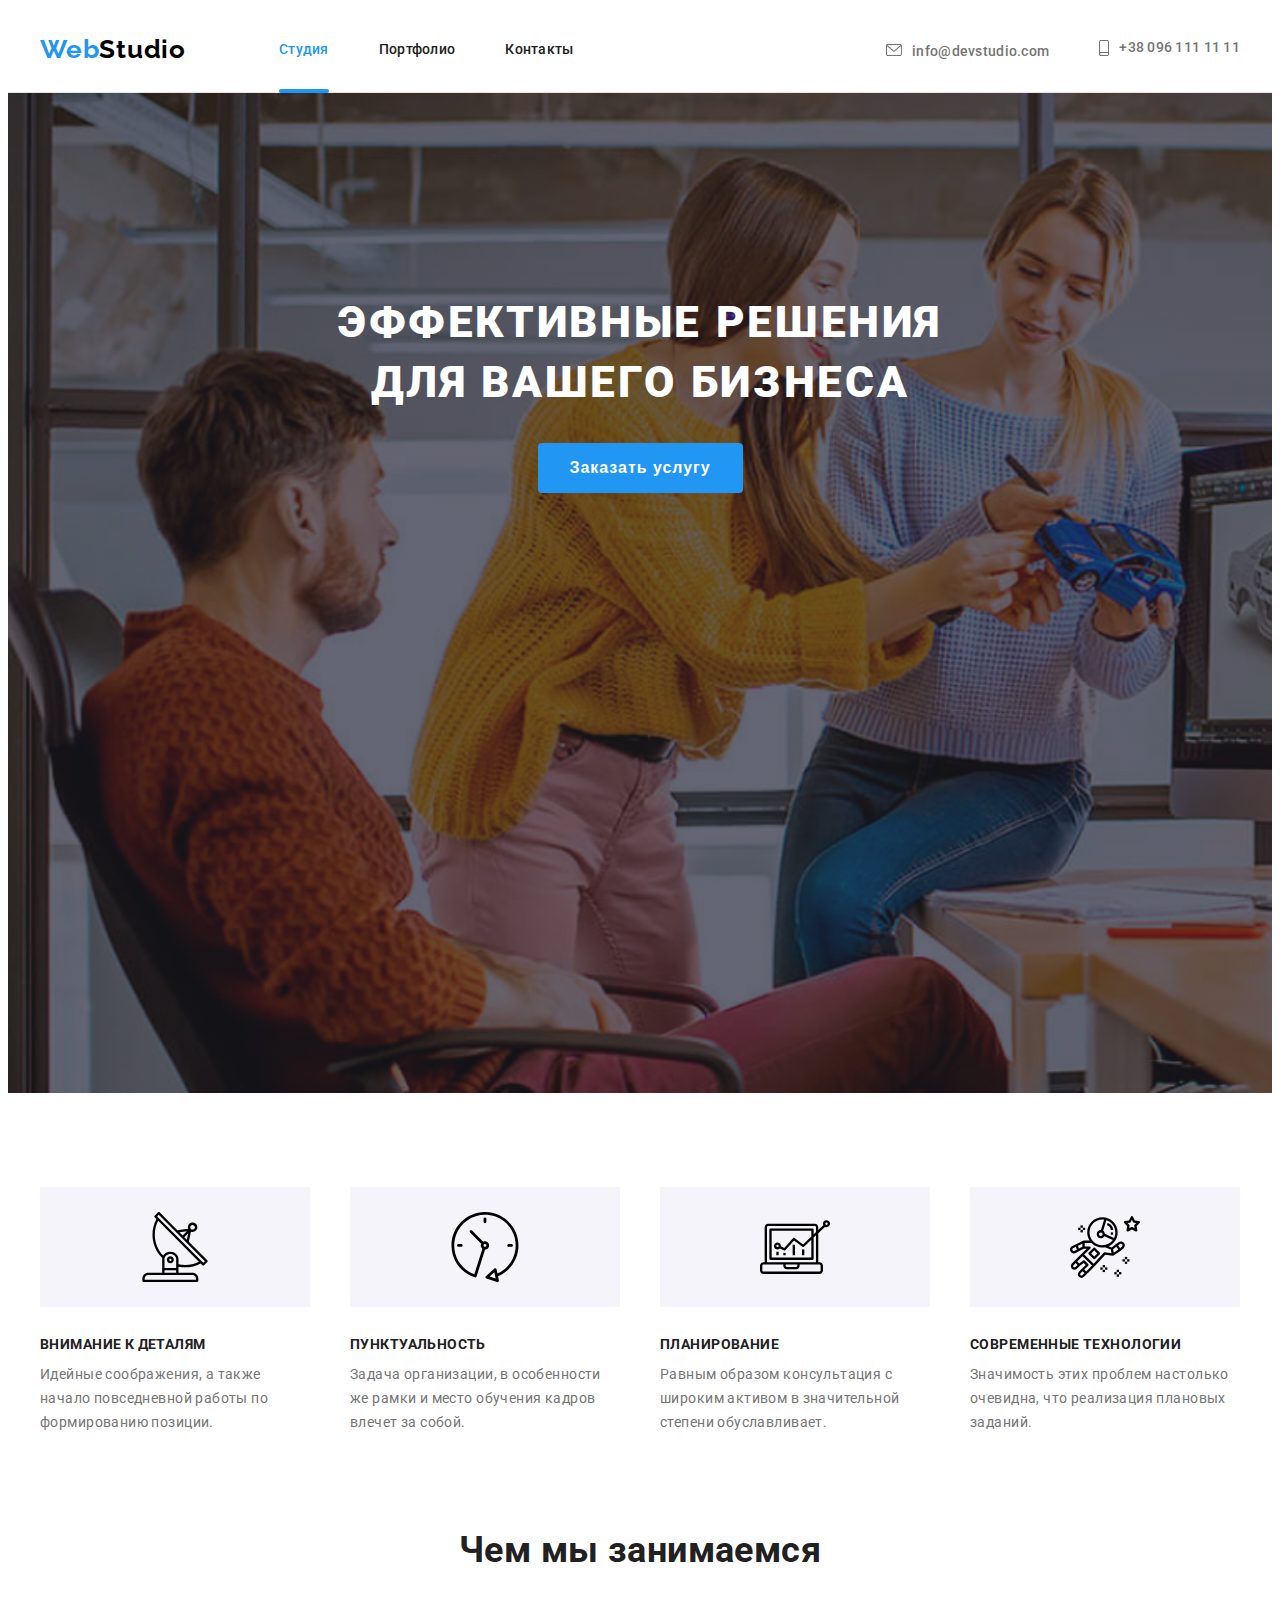
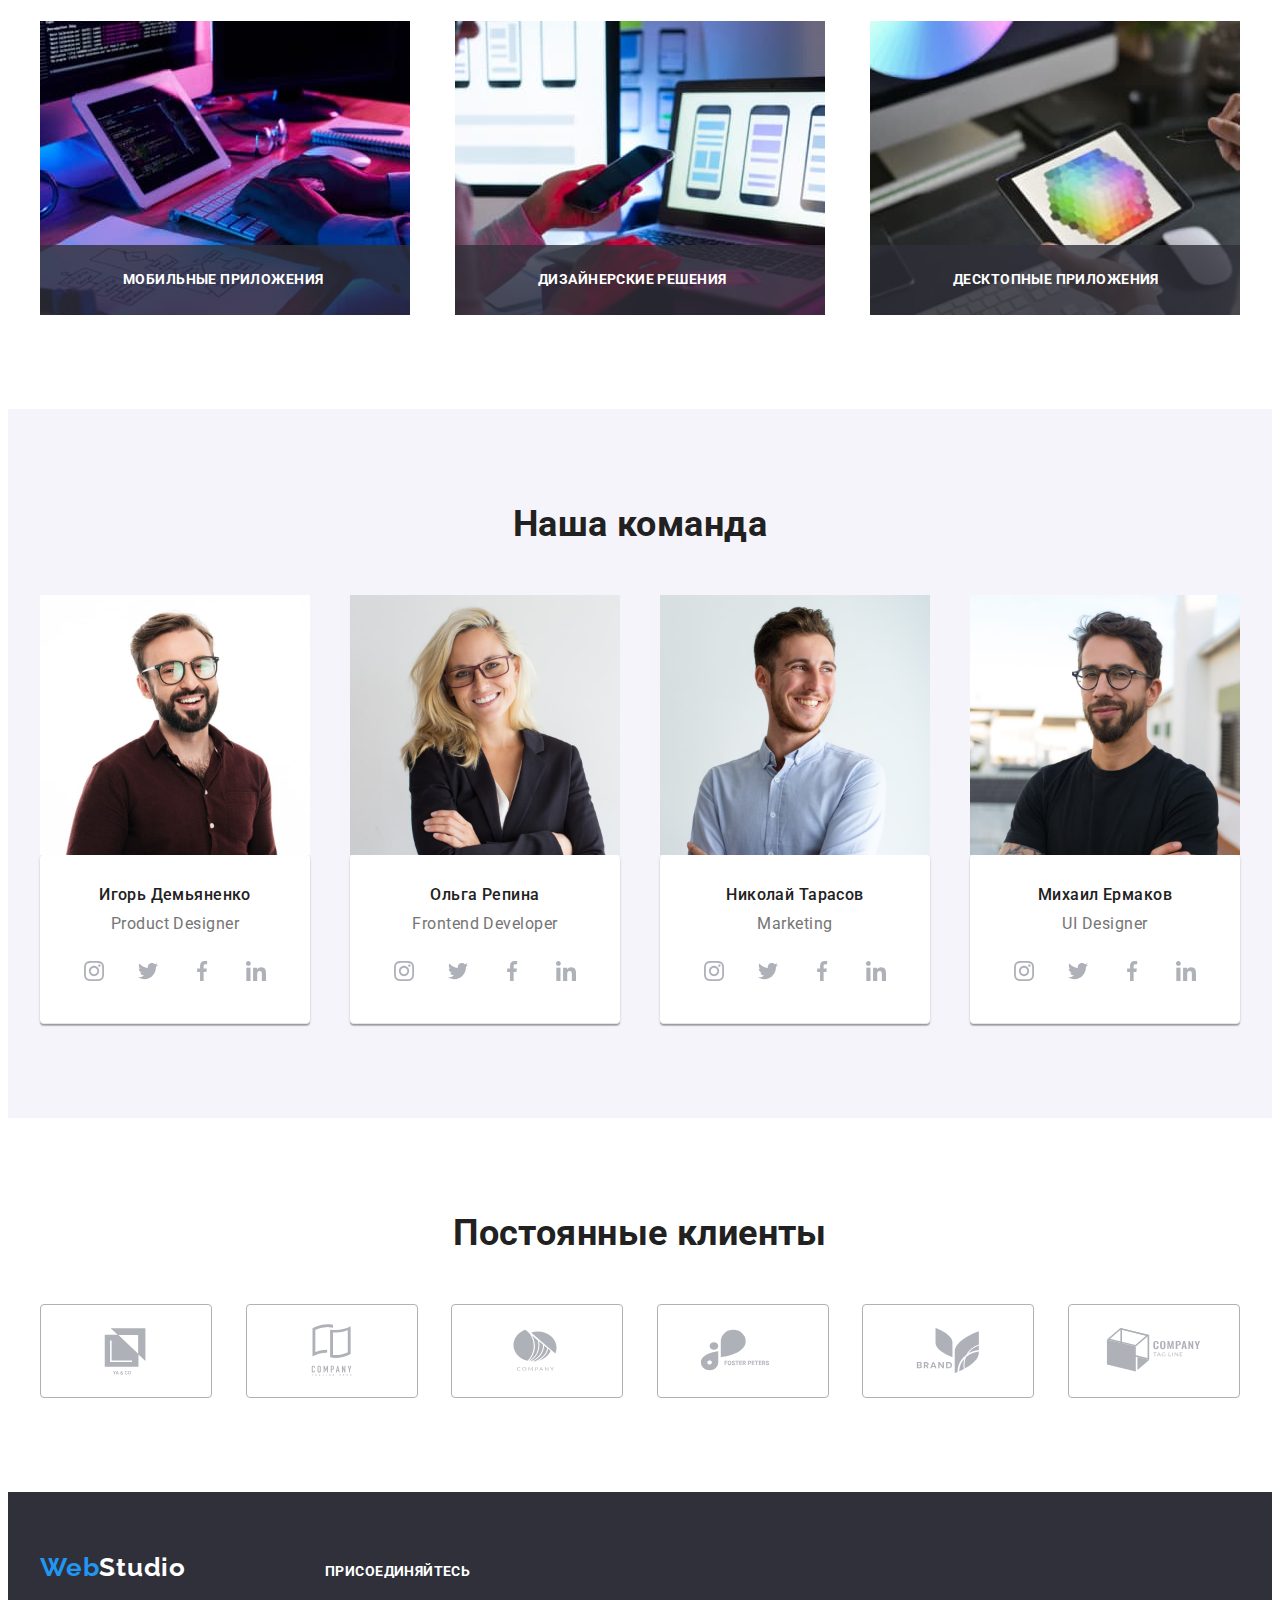
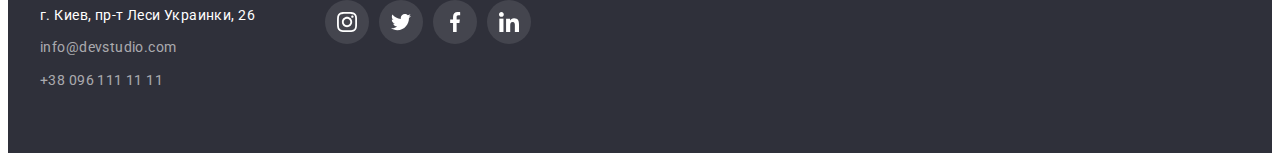
<file: index.html>
<!DOCTYPE html>
<html lang="ru">

<head>
  <meta charset="UTF-8" />
  <meta http-equiv="X-UA-Compatible" content="IE=edge" />
  <meta name="viewport" content="width=device-width, initial-scale=1.0" />
  <title>Document</title>
  <link rel="preconnect" href="https://fonts.googleapis.com" />
  <link rel="preconnect" href="https://fonts.gstatic.com" crossorigin />
  <link href="https://fonts.googleapis.com/css2?family=Raleway:wght@700&family=Roboto:wght@400;500;700;900&display=swap"
    rel="stylesheet" />
  <link rel="stylesheet" href="https://cdnjs.cloudflare.com/ajax/libs/modern-normalize/1.1.0/modern-normalize.min.css"
    integrity="sha512-wpPYUAdjBVSE4KJnH1VR1HeZfpl1ub8YT/NKx4PuQ5NmX2tKuGu6U/JRp5y+Y8XG2tV+wKQpNHVUX03MfMFn9Q=="
    crossorigin="anonymous" referrerpolicy="no-referrer" />
  <link rel="stylesheet" href="./css/styles.css" />
</head>

<body>
  <header class="header">
    <div class="container header-container">
      <nav class="navigation">
        <a lang="en" class="logo link" href="">
          <span class="logo-style">Web</span>Studio</a>
        <ul class="nav-list">
          <li class="header-nav-margin">
            <a class="menu-elements link current" href="">Студия</a>
          </li>
          <li class="header-nav-margin">
            <a class="menu-elements link" href="./portfolio.html">Портфолио</a>
          </li>
          <li class="header-nav-margin">
            <a class="menu-elements link" href="">Контакты</a>
          </li>
        </ul>
      </nav>
      <ul class="nav-list">
        <li class="header-mail-margin">
          <a class="contacts-header link" href="mailto:info@devstudio.com">
            <svg class="envelope" width="16" height="12">
              <use href="./image/icons.svg#icon-envelope"></use>
            </svg>
            info@devstudio.com</a>
        </li>
        <li>
          <a class="contacts-header link" href="tel:+380961111111">
            <svg class="smartphone" width="10" height="16">
              <use href="./image/icons.svg#icon-smartphone"></use>
            </svg>
            +38 096 111 11 11</a>
        </li>
      </ul>
    </div>
  </header>
  <main>
    <section class="hero-section">
      <div class="container">
        <h1 class="main-title">Эффективные решения для вашего бизнеса</h1>
        <button class="modal-btn" type="button" data-modal-open>Заказать услугу</button>
      </div>
    </section>
    <section>
      <div class="section">
        <div class="container">
          <h2 class="hidden-title">Наши преимущества</h2>
          <ul class="our-advantages">
            <li class="our-advantages-item">
              <div class="our-advantages-icons">
                <svg class="antenna" width="70" height="70">
                  <use href="./image/icons.svg#icon-antenna-1"></use>
                </svg>
              </div>
              <h3 class="properties">Внимание к деталям</h3>
              <p class="work-description">
                Идейные соображения, а также начало повседневной работы по
                формированию позиции.
              </p>
            </li>
            <li class="our-advantages-item">
              <div class="our-advantages-icons">
                <svg class="clock" width="70" height="70">
                  <use href="./image/icons.svg#icon-clock-1"></use>
                </svg>
              </div>
              <h3 class="properties">Пунктуальность</h3>
              <p class="work-description">
                Задача организации, в особенности же рамки и место обучения
                кадров влечет за собой.
              </p>
            </li>
            <li class="our-advantages-item">
              <div class="our-advantages-icons">
                <svg class="diagram" width="70" height="70">
                  <use href="./image/icons.svg#icon-diagram-1"></use>
                </svg>
              </div>
              <h3 class="properties">Планирование</h3>
              <p class="work-description">
                Равным образом консультация с широким активом в значительной
                степени обуславливает.
              </p>
            </li>
            <li class="our-advantages-item">
              <div class="our-advantages-icons">
                <svg class="astronaut" width="70" height="70">
                  <use href="./image/icons.svg#icon-astronaut-1"></use>
                </svg>
              </div>
              <h3 class="properties">Современные технологии</h3>
              <p class="work-description">
                Значимость этих проблем настолько очевидна, что реализация
                плановых заданий.
              </p>
            </li>
          </ul>
        </div>
      </div>
    </section>
    <section class="section section-zero-padding">
      <div class="container">
        <h2 class="second-title">Чем мы занимаемся</h2>
        <ul class="about-work">
          <li>
            <div class="examples">
              <img src="./image/img1.jpg" alt="робота за компом" width="370" height="294"/>
              <div class="work-elements">
                <p class="word-work-elements">Мобильные приложения</p>
              </div>
            </div>
          </li>
          <li>
            <div class="examples">
              <img src="./image/img2.jpg" alt="робота за компом2" width="370" height="294"/>
              <div class="work-elements">
                <p class="word-work-elements">Дизайнерские решения</p>
              </div>
            </div>
          </li>
          <li>
            <div class="examples">
              <img src="./image/img3.jpg" alt="робота за компом3" width="370" height="294"/>
              <div class="work-elements">
                <p class="word-work-elements">Десктопные приложения</p>
              </div>
            </div>
          </li>
        </ul>
      </div>
    </section>
    <section class="section team-background-color">
      <div class="container">
        <h2 class="second-title">Наша команда</h2>
        <ul class="employees">
          <li class="employees-card">
            <img src="./image/team1.jpg" alt="Игорь" width="270" height="260" />
            <div class="employees-content-wrapper">
              <h3 class="team">Игорь Демьяненко</h3>
              <p class="about-team">Product Designer</p>
              <ul class="social-list">
                <li class="social-list-item">
                  <a class="social-list-link" href=" ">
                    <svg class="social-list-icon" width="20" height="20">
                      <use href="./image/icons.svg#icon-instagram-2"></use>
                    </svg>
                  </a>
                </li>
                <li class="social-list-item">
                  <a class="social-list-link" href=" ">
                    <svg class="social-list-icon" width="20" height="20">
                      <use href="./image/icons.svg#icon-twitter-1"></use>
                    </svg>
                  </a>
                </li>
                <li class="social-list-item">
                  <a class="social-list-link" href=" ">
                    <svg class="social-list-icon" width="20" height="20">
                      <use href="./image/icons.svg#icon-facebook-1"></use>
                    </svg>
                  </a>
                </li>
                <li class="social-list-item">
                  <a class="social-list-link" href=" ">
                    <svg class="social-list-icon" width="20" height="20">
                      <use href="./image/icons.svg#icon-linkedin-1"></use>
                    </svg>
                  </a>
                </li>
               </ul> 
            </div>
          </li>
          <li class="employees-card">
            <img src="./image/team2.jpg" alt="Ольга" width="270" height="260" />
            <div class="employees-content-wrapper">
              <h3 class="team">Ольга Репина</h3>
              <p class="about-team">Frontend Developer</p>
              <ul class="social-list">
                <li class="social-list-item">
                  <a class="social-list-link" href=" ">
                    <svg class="social-list-icon" width="20" height="20">
                      <use href="./image/icons.svg#icon-instagram-2"></use>
                    </svg>
                  </a>
                </li>
                <li class="social-list-item">
                  <a class="social-list-link" href=" ">
                    <svg class="social-list-icon" width="20" height="20">
                      <use href="./image/icons.svg#icon-twitter-1"></use>
                    </svg>
                  </a>
                </li>
                <li class="social-list-item">
                  <a class="social-list-link" href=" ">
                    <svg class="social-list-icon" width="20" height="20">
                      <use href="./image/icons.svg#icon-facebook-1"></use>
                    </svg>
                  </a>
                </li>
                <li class="social-list-item">
                  <a class="social-list-link" href=" ">
                    <svg class="social-list-icon" width="20" height="20">
                      <use href="./image/icons.svg#icon-linkedin-1"></use>
                    </svg>
                  </a>
                </li>
              </ul>     
            </div>
          </li>
          <li class="employees-card">
            <img src="./image/team3.jpg" alt="Николай" width="270" height="260" />
            <div class="employees-content-wrapper">
              <h3 class="team">Николай Тарасов</h3>
              <p class="about-team">Marketing</p>
              <ul class="social-list">
                <li class="social-list-item">
                  <a class="social-list-link" href=" ">
                    <svg class="social-list-icon" width="20" height="20">
                      <use href="./image/icons.svg#icon-instagram-2"></use>
                    </svg>
                  </a>
                </li>
                <li class="social-list-item">
                  <a class="social-list-link" href=" ">
                    <svg class="social-list-icon" width="20" height="20">
                      <use href="./image/icons.svg#icon-twitter-1"></use>
                    </svg>
                  </a>
                </li>
                <li class="social-list-item">
                  <a class="social-list-link" href=" ">
                    <svg class="social-list-icon" width="20" height="20">
                      <use href="./image/icons.svg#icon-facebook-1"></use>
                    </svg>
                  </a>
                </li>
                <li class="social-list-item">
                  <a class="social-list-link" href=" ">
                    <svg class="social-list-icon" width="20" height="20">
                      <use href="./image/icons.svg#icon-linkedin-1"></use>
                    </svg>
                  </a>
                </li>
              </ul>     
            </div>
          </li>
          <li class="employees-card">
            <img src="./image/team4.jpg" alt="Михаил" width="270" height="260" />
            <div class="employees-content-wrapper">
              <h3 class="team">Михаил Ермаков</h3>
              <p class="about-team">UI Designer</p>
              <ul class="social-list">
                <li class="social-list-item">
                  <a class="social-list-link" href=" ">
                    <svg class="social-list-icon" width="20" height="20">
                      <use href="./image/icons.svg#icon-instagram-2"></use>
                    </svg>
                  </a>
                </li>
                <li class="social-list-item">
                  <a class="social-list-link" href=" ">
                    <svg class="social-list-icon" width="20" height="20">
                      <use href="./image/icons.svg#icon-twitter-1"></use>
                    </svg>
                  </a>
                </li>
                <li class="social-list-item">
                  <a class="social-list-link" href=" ">
                    <svg class="social-list-icon" width="20" height="20">
                      <use href="./image/icons.svg#icon-facebook-1"></use>
                    </svg>
                  </a>
                </li>
                <li class="social-list-item">
                  <a class="social-list-link" href=" ">
                    <svg class="social-list-icon" width="20" height="20">
                      <use href="./image/icons.svg#icon-linkedin-1"></use>
                    </svg>
                  </a>
                </li>
              </ul>     
            </div>
          </li>
        </ul>
      </div>
    </section>
    <section class="section">
      <div class="container">
        <h2 class="second-title">
          Постоянные клиенты
        </h2>
        <ul class="clients-company">
          <li class="clients-company-item">
            <a class="clients-content-wrapper" href=" ">
              <svg class="client-list-icon" width="106" height="60">
                <use href="./image/icons.svg#icon-Logo"></use>
              </svg>
            </a>
          </li>
          <li class="clients-company-item">
            <a class="clients-content-wrapper" href=" ">
              <svg class="client-list-icon" width="106" height="60">
                <use href="./image/icons.svg#icon-Logo-2"></use>
              </svg>
            </a>
          </li>
          <li class="clients-company-item">
            <a class="clients-content-wrapper" href=" ">
              <svg class="client-list-icon" width="106" height="60">
                <use href="./image/icons.svg#icon-Logo-3"></use>
              </svg>
            </a>
          <li class="clients-company-item">
            <a class="clients-content-wrapper" href=" ">
              <svg class="client-list-icon" width="106" height="60">
                <use href="./image/icons.svg#icon-Logo-4"></use>
              </svg>
            </a>
          </li>
          <li class="clients-company-item">
            <a class="clients-content-wrapper" href=" ">
              <svg class="client-list-icon" width="106" height="60">
                <use href="./image/icons.svg#icon-Logo-5"></use>
              </svg>
            </a>
          </li>
          <li class="clients-company-item">
            <a class="clients-content-wrapper" href=" ">
              <svg class="client-list-icon" width="106" height="60">
                <use href="./image/icons.svg#icon-Logo-6"></use>
              </svg>
            </a>
          </li>
        </ul>
      </div>  
    </section>
  </main>
  <footer class="footer-color">
    <div class="container footer-box">
      <div class="block">
        <a lang="en" class="logo-footer link" href=""><span class="logo-style">Web</span>Studio</a>
        <address>
          <ul>
            <li class="adress-retreats">
              <a class="footer-adress link" href="https://goo.gl/maps/EpdvqzdxKZRVEBSw6">
                г. Киев, пр-т Леси Украинки, 26</a>
            </li>
            <li class="adress-retreats">
              <a class="contacts-footer link" href="mailto:info@devstudio.com">info@devstudio.com</a>
            </li>
            <li class="adress-retreats">
              <a class="contacts-footer link" href="tel:+380961111111">+38 096 111 11 11</a>
            </li>
          </ul>
        </address>
      </div>
      <div>
        <p class="invitation">присоединяйтесь</p>
        <ul class="social-list">
          <li class="social-list-item">
            <a class="social-list-link icon-bg-color" href=" ">
              <svg class="social-list-icon social-list-footer-icon" width="20" height="20">
                <use href="./image/icons.svg#icon-instagram-2"></use>
              </svg>
            </a>
          </li>
          <li class="social-list-item">
            <a class="social-list-link icon-bg-color" href=" ">
              <svg class="social-list-icon social-list-footer-icon" width="20" height="20">
                <use href="./image/icons.svg#icon-twitter-1"></use>
              </svg>
            </a>
          </li>
          <li class="social-list-item">
            <a class="social-list-link icon-bg-color" href=" ">
              <svg class="social-list-icon social-list-footer-icon" width="20" height="20">
                <use href="./image/icons.svg#icon-facebook-1"></use>
              </svg>
            </a>
          </li>
          <li class="social-list-item">
            <a class="social-list-link icon-bg-color" href=" ">
              <svg class="social-list-icon social-list-footer-icon" width="20" height="20">
                <use href="./image/icons.svg#icon-linkedin-1"></use>
              </svg>
            </a>
          </li>
        </ul>
      </div>
    </div>
  </footer>

  <div class="backdrop is-hidden" data-modal>
    <div class="modal">
      <button type="button" class="modal-close-btn" data-modal-close>
      <svg class="modal-close-icon" width="18px" height="18px">
        <use href="./image/icons.svg#icon-close-btn"></use>
      </svg>
      </button>
    </div>
  </div>

  <script src="./js/modal.js"></script>
</body>

</html>
</file>
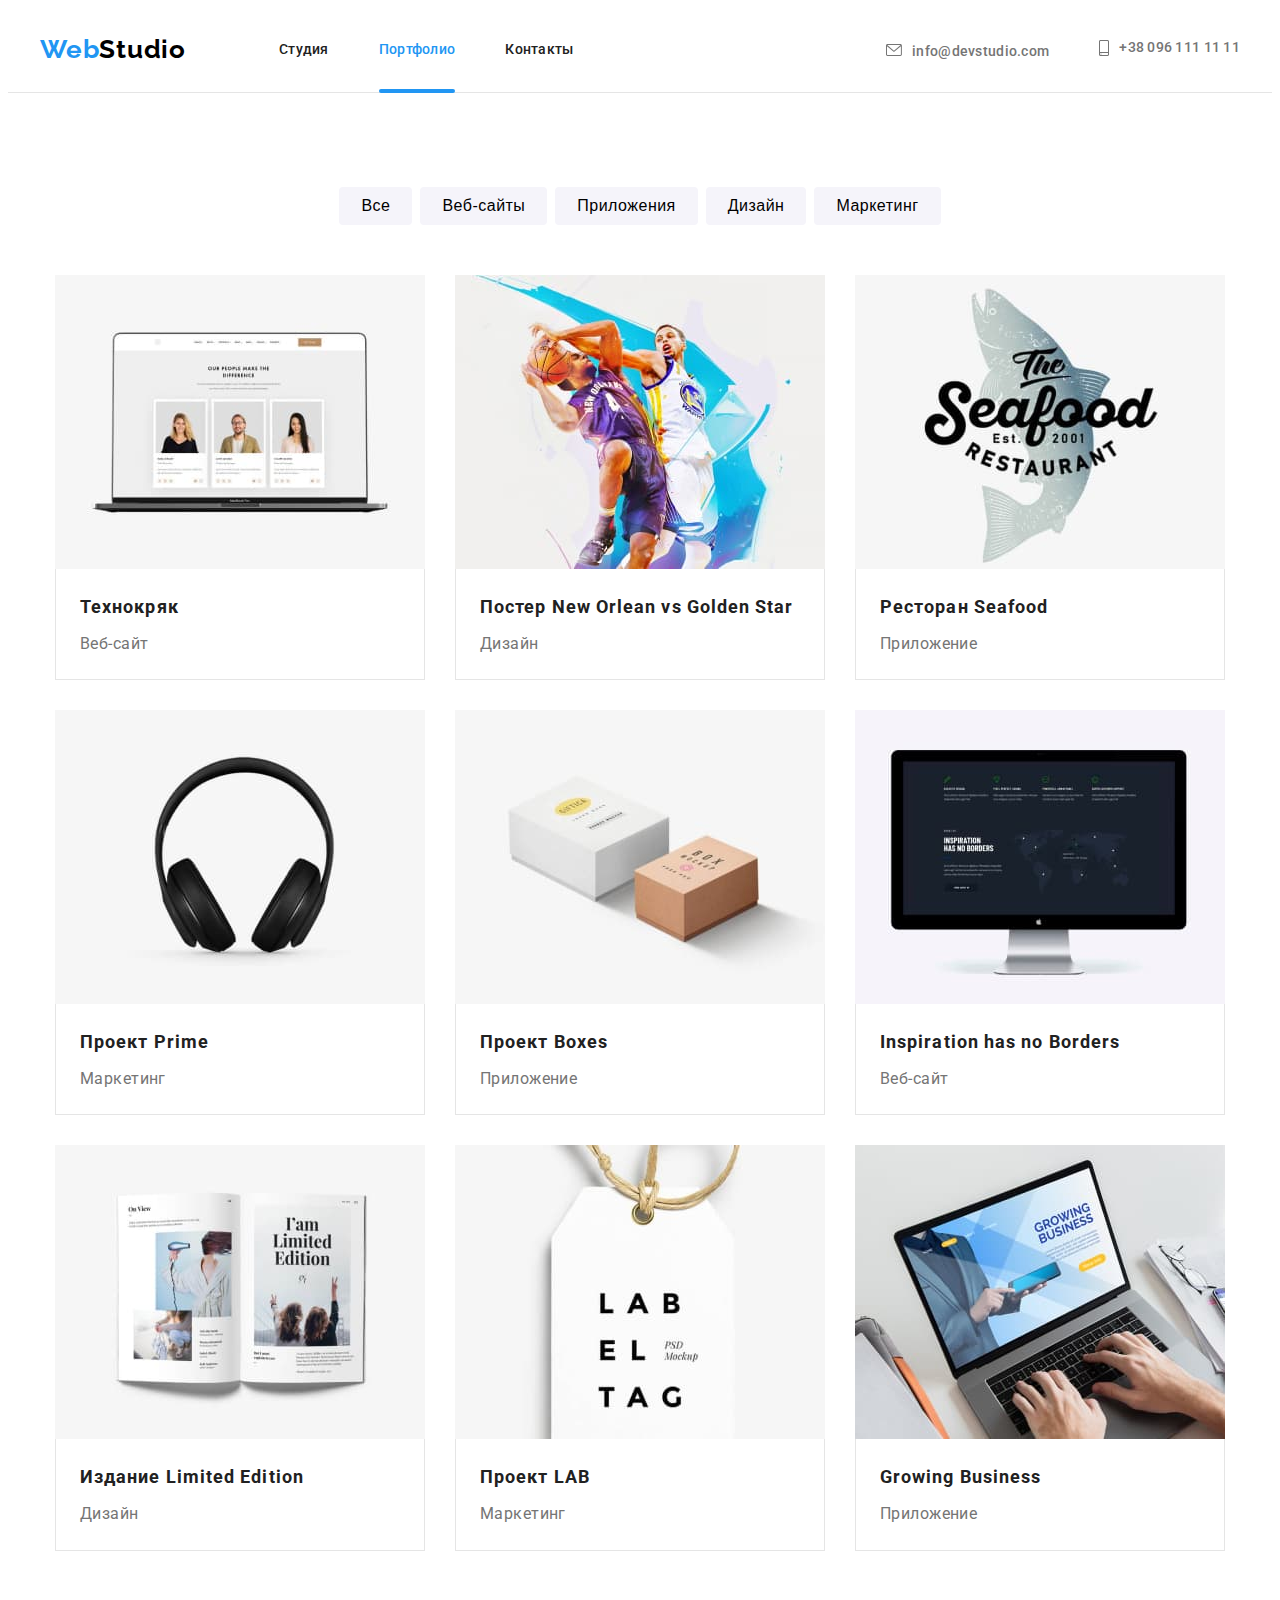
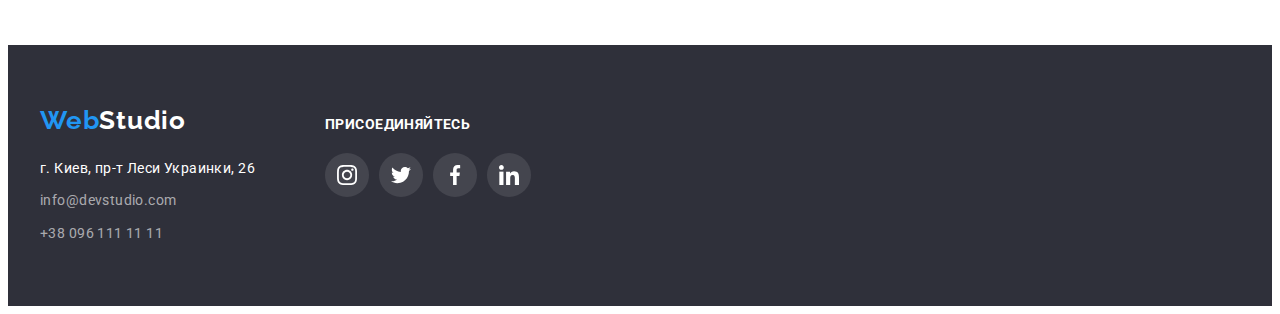
<file: portfolio.html>
<!DOCTYPE html>
<html lang="ru">
  <head>
    <meta charset="UTF-8" />
    <meta http-equiv="X-UA-Compatible" content="IE=edge" />
    <meta name="viewport" content="width=device-width, initial-scale=1.0" />
    <title>Document</title>
    <link rel="preconnect" href="https://fonts.googleapis.com" />
    <link rel="preconnect" href="https://fonts.gstatic.com" crossorigin />
    <link
      href="https://fonts.googleapis.com/css2?family=Raleway:wght@700&family=Roboto:wght@400;500;700;900&display=swap"
      rel="stylesheet"
    />
    <link
      rel="stylesheet"
      href="https://cdnjs.cloudflare.com/ajax/libs/modern-normalize/1.1.0/modern-normalize.min.css"
      integrity="sha512-wpPYUAdjBVSE4KJnH1VR1HeZfpl1ub8YT/NKx4PuQ5NmX2tKuGu6U/JRp5y+Y8XG2tV+wKQpNHVUX03MfMFn9Q=="
      crossorigin="anonymous"
      referrerpolicy="no-referrer"
    />
    <link rel="stylesheet" href="./css/styles.css" />
  </head>
  <body>
    <header class="header">
      <div class="container header-container">
        <nav class="navigation">
          <a lang="en" class="logo link" href="">
            <span class="logo-style">Web</span>Studio</a
          >
          <ul class="list nav-list">
            <li class="header-nav-margin">
              <a class="menu-elements link" href="./index.html">Студия</a>
            </li>
            <li class="header-nav-margin">
              <a class="menu-elements link current" href="">Портфолио</a>
            </li>
            <li class="header-nav-margin">
              <a class="menu-elements link" href="">Контакты</a>
            </li>
          </ul>
        </nav>
        <ul class="list nav-list">
          <li class="header-mail-margin">
            <a class="contacts-header link" href="mailto:info@devstudio.com">
              <svg class="envelope" width="16" height="12">
                <use href="./image/icons.svg#icon-envelope"></use>
              </svg>
              info@devstudio.com</a
            >
          </li>
          <li>
            <a class="contacts-header link" href="tel:+380961111111">
              <svg class="smartphone" width="10" height="16">
                <use href="./image/icons.svg#icon-smartphone"></use>
              </svg>
              +38 096 111 11 11</a
            >
          </li>
        </ul>
      </div>
    </header>
    <main>
      <section class="section">
        <div class="container">
          <h1 class="hidden-title">Набор услуг</h1>
          <ul class="list portfolio-btn-line">
            <li class="portfolio-btn-margin">
              <button class="portfolio-btn" type="button">Все</button>
            </li>
            <li class="portfolio-btn-margin">
              <button class="portfolio-btn" type="button">Веб-сайты</button>
            </li>
            <li class="portfolio-btn-margin">
              <button class="portfolio-btn" type="button">Приложения</button>
            </li>
            <li class="portfolio-btn-margin">
              <button class="portfolio-btn" type="button">Дизайн</button>
            </li>
            <li class="portfolio-btn-margin">
              <button class="portfolio-btn" type="button">Маркетинг</button>
            </li>
          </ul>
          <ul class="list portfolio-resume">
            <li class="portfolio-resume-card">
              <a class="link portfolio-link" href="">
                <div class="product-thumb">
                  <img
                    src="./image/технокряк.jpg"
                    alt="Технокряк"
                    width="370"
                    height="294"/>
                  <p class="overlay">
                    Ресурс предлагает комплексные предложения с разным уровнем
                    функционала и сервисов. Все это позволит посетителю получить
                    исчерпывающие сведения о компании или частном лице.
                  </p>
                </div>
                <div class="portfolio-content-wrapper">
                  <h2 class="second-main-portfolio">Технокряк</h2>
                  <p class="about-projects">Веб-сайт</p>
                </div>
              </a>
            </li>
            <li class="portfolio-resume-card">
              <a class="link portfolio-link" href="">
                <div class="product-thumb">
                <img
                  src="./image/постер.jpg"
                  alt="Постер New Orlean vs Golden Star"
                  width="370"
                  height="294"/>
                  <p class="overlay">
                    Ресурс предлагает комплексные предложения с разным уровнем
                    функционала и сервисов. Все это позволит посетителю получить
                    исчерпывающие сведения о компании или частном лице.
                  </p>
                </div>
                <div class="portfolio-content-wrapper">
                  <h2 class="second-main-portfolio">
                    Постер <span lang="en"> New Orlean vs Golden Star</span>
                  </h2>
                  <p class="about-projects">Дизайн</p>
                </div>
              </a>
            </li>
            <li class="portfolio-resume-card">
              <a class="link portfolio-link" href="">
                <div class="product-thumb">
                <img
                  src="./image/restoran.jpg"
                  alt="Ресторан Seafood"
                  width="370"
                  height="294"/>
                  <p class="overlay">
                    Ресурс предлагает комплексные предложения с разным уровнем
                    функционала и сервисов. Все это позволит посетителю получить
                    исчерпывающие сведения о компании или частном лице.
                  </p>
                </div>
                <div class="portfolio-content-wrapper">
                  <h2 class="second-main-portfolio">
                    Ресторан <span lang="en"> Seafood</span>
                  </h2>
                  <p class="about-projects">Приложение</p>
                </div>
              </a>
            </li>
            <li class="portfolio-resume-card">
              <a class="link portfolio-link" href="">
                <div class="product-thumb">
                <img
                  src="./image/prime.jpg"
                  alt="Проект Prime"
                  width="370"
                  height="294"/>
                  <p class="overlay">
                    Ресурс предлагает комплексные предложения с разным уровнем
                    функционала и сервисов. Все это позволит посетителю получить
                    исчерпывающие сведения о компании или частном лице.
                  </p>
                 </div>
                <div class="portfolio-content-wrapper">
                  <h2 class="second-main-portfolio">
                    Проект <span lang="en">Prime</span>
                  </h2>
                  <p class="about-projects">Маркетинг</p>
                </div>
              </a>
            </li>
            <li class="portfolio-resume-card">
              <a class="link portfolio-link" href="">
                <div class="product-thumb">
                <img
                  src="./image/boxes.jpg"
                  alt="Проект Boxes"
                  width="370"
                  height="294"/>
                  <p class="overlay">
                    Ресурс предлагает комплексные предложения с разным уровнем
                    функционала и сервисов. Все это позволит посетителю получить
                    исчерпывающие сведения о компании или частном лице.
                  </p>
                 </div>
                <div class="portfolio-content-wrapper">
                  <h2 class="second-main-portfolio">
                    Проект <span lang="en">Boxes</span>
                  </h2>
                  <p class="about-projects">Приложение</p>
                </div>
              </a>
            </li>
            <li class="portfolio-resume-card">
              <a class="link portfolio-link" href="">
                <div class="product-thumb">
                <img
                  src="./image/inspirations.jpg"
                  alt="Inspiration has no Borders"
                  width="370"
                  height="294"/>
                  <p class="overlay">
                    Ресурс предлагает комплексные предложения с разным уровнем
                    функционала и сервисов. Все это позволит посетителю получить
                    исчерпывающие сведения о компании или частном лице.
                  </p>
                 </div> 
                <div class="portfolio-content-wrapper">
                  <h2 class="second-main-portfolio">
                    <span lang="en">Inspiration has no Borders</span>
                  </h2>
                  <p class="about-projects">Веб-сайт</p>
                </div>
              </a>
            </li>
            <li class="portfolio-resume-card">
              <a class="link portfolio-link" href="">
                <div class="product-thumb">
                <img
                  src="./image/limited.jpg"
                  alt="Издание Limited Edition"
                  width="370"
                  height="294"/>
                  <p class="overlay">
                    Ресурс предлагает комплексные предложения с разным уровнем
                    функционала и сервисов. Все это позволит посетителю получить
                    исчерпывающие сведения о компании или частном лице.
                  </p>
                 </div>
                <div class="portfolio-content-wrapper">
                  <h2 class="second-main-portfolio">
                    Издание <span lang="en">Limited Edition</span>
                  </h2>
                  <p class="about-projects">Дизайн</p>
                </div>
              </a>
            </li>
            <li class="portfolio-resume-card">
              <a class="link portfolio-link" href="">
                <div class="product-thumb">
                <img
                  src="./image/lab.jpg"
                  alt="Проект LAB"
                  width="370"
                  height="294"/>
                  <p class="overlay">
                    Ресурс предлагает комплексные предложения с разным уровнем
                    функционала и сервисов. Все это позволит посетителю получить
                    исчерпывающие сведения о компании или частном лице.
                  </p> 
                 </div>
                <div class="portfolio-content-wrapper">
                  <h2 class="second-main-portfolio">
                    Проект <span lang="en">LAB</span>
                  </h2>
                  <p class="about-projects">Маркетинг</p>
                </div>
              </a>
            </li>
            <li class="portfolio-resume-card">
              <a class="link portfolio-link" href="">
                <div class="product-thumb">
                <img
                  src="./image/businnes.jpg"
                  alt="Growing Business"
                  width="370"
                  height="294"/>
                  <p class="overlay">
                    Ресурс предлагает комплексные предложения с разным уровнем
                    функционала и сервисов. Все это позволит посетителю получить
                    исчерпывающие сведения о компании или частном лице.
                  </p>  
                 </div>
                <div class="portfolio-content-wrapper">
                  <h2 class="second-main-portfolio">
                    <span lang="en">Growing Business</span>
                  </h2>
                  <p class="about-projects">Приложение</p>
                </div>
              </a>
            </li>
          </ul>
        </div>
      </section>
    </main>
    <footer class="footer-color">
      <div class="container footer-box">
        <div class="block">
          <a lang="en" class="logo-footer link" href="">
          <span class="logo-style">Web</span>Studio</a>
          <address>
            <ul class="list">
              <li class="adress-retreats">
                <a
                  class="footer-adress link"
                  href="https://goo.gl/maps/EpdvqzdxKZRVEBSw6"
                >
                  г. Киев, пр-т Леси Украинки, 26</a
                >
              </li>
              <li class="adress-retreats">
                <a class="contacts-footer link" href="mailto:info@devstudio.com"
                  >info@devstudio.com</a
                >
              </li>
              <li class="adress-retreats">
                <a class="contacts-footer link" href="tel:+380961111111"
                  >+38 096 111 11 11</a
                >
              </li>
            </ul>
          </address>
        </div>
        <div class="footer-list-icon">
          <p class="invitation">присоединяйтесь</p>
          <ul class="social-list list">
            <li class="social-list-item">
              <a class="social-list-link icon-bg-color" href=" ">
                <svg
                  class="social-list-icon social-list-footer-icon"
                  width="20"
                  height="20"
                >
                  <use href="./image/icons.svg#icon-instagram-2"></use>
                </svg>
              </a>
            </li>
            <li class="social-list-item">
              <a class="social-list-link icon-bg-color" href=" ">
                <svg
                  class="social-list-icon social-list-footer-icon"
                  width="20"
                  height="20"
                >
                  <use href="./image/icons.svg#icon-twitter-1"></use>
                </svg>
              </a>
            </li>
            <li class="social-list-item">
              <a class="social-list-link icon-bg-color" href=" ">
                <svg
                  class="social-list-icon social-list-footer-icon"
                  width="20"
                  height="20"
                >
                  <use href="./image/icons.svg#icon-facebook-1"></use>
                </svg>
              </a>
            </li>
            <li class="social-list-item">
              <a class="social-list-link icon-bg-color" href=" ">
                <svg
                  class="social-list-icon social-list-footer-icon"
                  width="20"
                  height="20"
                >
                  <use href="./image/icons.svg#icon-linkedin-1"></use>
                </svg>
              </a>
            </li>
          </ul>
        </div>
      </div>
    </footer>
  </body>
</html>
</file>
<file: css/styles.css>
:root {
  --accent-color: #2196f3;
  --body-color: #212121;
  --header-color: #ffffff;
  --logo-color: #000000;
  --description-color: #757575;
  --portfolio-btn-color: #f5f4fa;
  --hero-footer-backround: #2f303a;
  --contacts-footer-color: rgba(255, 255, 255, 0.6);
  --hover-focus-color: #188ce8;
}


.link {
  text-decoration: none;
}

.container {
  width: 1200px;
  padding-left: 15px;
  padding-right: 15px;
  margin-right: auto;
  margin-left: auto;
}

.header-container {
    display:flex;
    align-items: center;
}
 
.navigation {
    display: flex;
    align-items: center;
}

.nav-list {
    display: flex;
    align-items: baseline;
    margin-left: auto;
}

body {
  font-family: 'Roboto', 'Raleway', sans-serif;
  color: var(--body-color);
  font-size: 14px;
  letter-spacing: 0.03em;
}

h1,
h2,
h3,
h4,
h5,
h6,
p {
  margin-top: 0;
  margin-bottom: 0;
}

ul,
ol {
 margin: 0;
 list-style: none;
 padding-left: 0;

}
img {
  display: block;
  max-width: 100%;
  height: auto;
}

.header {
  background-color: var(--header-color);
  border-bottom: 1px solid #E5E5E5;
}

.logo {
  font-family: 'Raleway', sans-serif;
  font-weight: 700;
  font-size: 26px;
  line-height: 1.19;
  letter-spacing: 0.03em;
  color: var(--logo-color);
  margin-right: 93px;
  padding-top: 24px;
  padding-bottom: 25px;
}

.logo-style {
  color: var(--accent-color);
}

.header-nav-margin:not(:last-child) {
    margin-right: 50px;
}

.header-mail-margin{
    margin-right: 50px;
}


.menu-elements {
  display: block;
  font-weight: 500;
  font-size: 14px;
  line-height: 1.14;
  letter-spacing: 0.02em;
  color: var(--body-color);
  padding-top: 32px;
  padding-bottom: 32px;
  position: relative;
  transition-duration: 250ms;
  transition-timing-function: cubic-bezier(0.4, 0, 0.2, 1);
}

.menu-elements.current::after{
  content: '' ;
  position: absolute;
  width: 100%;
  height: 4px;
  border-radius: 2px;
  background-color: var(--accent-color);
  left: 0;
  bottom: -3px;
  opacity: 1;
}

.current{
  color: var(--accent-color);
}

.contacts-header { 
  display: flex;
  font-weight: 500;
  font-size: 14px;
  line-height: 1.14;
  letter-spacing: 0.02em;
  color: var(--description-color);
  padding-top: 32px;
  padding-bottom: 32px;
}

.contacts-header:hover,
.contacts-header:focus {
  color: var(--accent-color);
  transition-duration: 250ms;
  transition-timing-function: cubic-bezier(0.4, 0, 0.2, 1);
}

.envelope {
  margin-right: 10px;
  fill: currentColor;
  }
  
  .envelope:hover,
  .envelope:focus {
    fill: currentColor;
  }
  
  .smartphone {
  margin-right: 10px;
  fill: currentColor;
  }
  
  .smartphone:hover,
  .smartphone:focus {
    fill: currentColor;
  }
  

.hero-section {
  background-image: linear-gradient(
    rgba(47, 48, 58, 0.4),
    rgba(47, 48, 58, 0.4)
    ),
  url(../image/hero-bg.png);
  background-color: var(--hero-footer-backround);
  padding-bottom: 200px;
  padding-top: 200px;
  text-align: center;
  max-width: 1600px;
  background-size: cover;
  margin: 0 auto;
  background-repeat: no-repeat;
  height: 600px;
}

.modal-btn {
  min-width: 200px;
  padding-top: 10px;
  padding-bottom: 10px;
  padding-left: 32px;
  padding-right: 32px;
  border: 1px;
  border-radius: 4px;
  font-style: normal;
  font-weight: 700;
  font-size: 16px;
  line-height: 1.9;
  letter-spacing: 0.06em;
  color: var(--header-color);
  cursor: pointer;
  background-color: var(--accent-color);
  transition-duration: 250ms;
  transition-timing-function: cubic-bezier(0.4, 0, 0.2, 1);
}

.modal-btn:hover,
.modal-btn:focus {
  background: var(--hover-focus-color);
}


.main-title {
  width: 696px;
  margin: 0 auto;
  font-weight: 900;
  font-size: 44px;
  line-height: 1.36;
  text-align: center;
  letter-spacing: 0.06em;
  text-transform: uppercase;
  color: var(--header-color);
  margin-bottom: 30px;
  text-transform: uppercase;
}

.hidden-title {
    position: absolute;
    width: 1px;
    height: 1px;
    margin: -1px;
    padding: 0;
    overflow: hidden;
    border: 0;
    clip: rect(0 0 0 0);
}

.our-advantages{
    display: flex;
    justify-content: space-between;
}

.our-advantages-item {
width: 270px;
}

.section {
  padding-top: 94px;
  padding-bottom: 94px;
}

.section-zero-padding {
  padding-top: 0;
}

.properties {
  font-size: 14px;
  font-weight: 700;
  line-height: 1.14;
  text-transform: uppercase;
  margin-bottom: 10px;
}

.work-description {
  line-height: 1.71;
  color: var(--description-color);
}

.second-title {
  font-weight: 700;
  font-size: 36px;
  line-height: 1.17;
  text-align: center;
  margin-bottom: 50px;
}

.about-work {
    display: flex;
    justify-content: space-between;
    
}

.examples{
  position: relative;
  width: 370px;
  height: 294px;
  max-width: 100%;
}

.work-elements {
  position: absolute;
  width: 370px;
  height: 70px;
  background: rgba(47, 48, 58, 0.8);
  bottom: 0;
}

.word-work-elements {
    font-family: Roboto;
    font-style: normal;
    font-weight: bold;
    font-size: 14px;
    line-height: 1.14;
    letter-spacing: 0.03em;
    text-transform: uppercase;
    color: var(--header-color);
    padding-left: 83px;
    padding-top: 27px;
}

.employees {
    display: flex;
    justify-content: space-between;
}


.employees-card:not(:nth-child(4n)) {
margin-right: 30px;
}

.employees-content-wrapper{
background-color: var(--header-color);
border-bottom: 1px solid #E5E5E5;
border-radius: 4px;
padding-top: 30px;
padding-bottom: 30px;
box-shadow: 0px 1px 3px rgba(0, 0, 0, 0.12),
 0px 1px 1px rgba(0, 0, 0, 0.14), 
 0px 2px 1px rgba(0, 0, 0, 0.2);
}


.social-list-item:not(:last-child) {
  margin-right: 10px;
}

.social-list {
  display: flex;
  justify-content: center;
}

.social-list-link {
  display: flex;
  align-items: center;
  justify-content: center;
  width: 44px;
  height: 44px;
  background-color: var(--header-color);
  border-radius: 50%;
  margin-bottom: 0;
  color: #AFB1B8; 
  transition-duration: 250ms;
  transition-timing-function: cubic-bezier(0.4, 0, 0.2, 1);
}

.social-list-link:hover,
.social-list-link:focus{
background-color: var(--accent-color);
color: var(--header-color);
}

.icon-bg-color {
  background: rgba(255, 255, 255, 0.1);
}

.social-list-icon {
  fill: currentColor;
  width: 20px;
  height: 20px;
  transition-duration: 250ms;
  transition-timing-function: cubic-bezier(0.4, 0, 0.2, 1);
}

.social-list-icon:hover,
.social-list-icon:focus {
  fill: currentColor;
}

.social-list-footer-icon {
  fill: var(--header-color);
}

.team {
  font-weight: 500;
  font-size: 16px;
  line-height: 1.19;
  text-align: center;
  margin-bottom: 10px;
}

.about-team {
  font-size: 16px;
  line-height: 1.19;
  text-align: center;
  letter-spacing: 0.03em;
  color: var(--description-color);
  margin-bottom: 16px;
}

.team-background-color {
  background-color: var(--portfolio-btn-color);
}

.footer-adress {
  font-style: normal;
  font-size: 14px;
  line-height: 1.74;
  letter-spacing: 0.03em;
  color: var(--header-color);
}

.logo-footer {
  font-family: 'Raleway', sans-serif;
  font-weight: 700;
  font-size: 26px;
  line-height: 1.19;
  letter-spacing: 0.03em;
  color: var(--header-color);
  display: block;
  margin-bottom: 20px; 
}

.contacts-footer {
  font-style: normal;
  font-size: 14px;
  line-height: 1.71;
  letter-spacing: 0.03em;
  color: var(--contacts-footer-color);
  ;
}

.footer-color {
  background-color: var(--hero-footer-backround);
  padding-top: 60px;
  padding-bottom: 60px;
}

.backround-portfolio {
  background-color: var(--header-color);
}

.second-main-portfolio {
  color: var(--body-color);
  font-weight: 700;
  font-size: 18px;
  line-height: 2;
  letter-spacing: 0.06em;
  margin-bottom: 4px;
}

.about-projects {
  font-family: 'Roboto', sans-serif;
  font-size: 16px;
  line-height: 1.9;
  color: var(--description-color);
}


.portfolio-btn {
  padding-top: 6px;
  padding-bottom: 6px;
  padding-left: 22px;
  padding-right: 22px;
  font-weight: 500;
  font-size: 16px;
  border: 1px;
  border-radius: 4px;
  line-height: 1.6;
  text-align: center;
  letter-spacing: 0.03em;
  cursor: pointer;
  background-color: var(--portfolio-btn-color);
  transition-duration: 250ms;
  transition-timing-function: cubic-bezier(0.4, 0, 0.2, 1);
}

.portfolio-btn:hover,
.portfolio-btn:focus {
  color: var(--header-color);
  background-color: var(--accent-color);
  box-shadow: 0px 3px 1px rgba(0, 0, 0, 0.1), 
  0px 1px 2px rgba(0, 0, 0, 0.08), 
  0px 2px 2px rgba(0, 0, 0, 0.12);
  border-radius: 4px;
}

.portfolio-btn-line {
  display: flex;
  justify-content: center;
  margin-bottom: 50px;
}

.portfolio-btn-margin:not(:last-child) {
  margin-right: 8px;
}

.adress-retreats:not(:last-child) {
  margin-bottom: 9px;
}

.portfolio-resume {
display: flex;
flex-wrap: wrap;
justify-content: center;
}

.portfolio-resume-card:not(:nth-child(3n)) {
margin-right: 30px;
}

.portfolio-resume-card:not(:nth-last-child(-n + 3)) {
  margin-bottom: 30px;
  }


.portfolio-content-wrapper {
  background-color: var(--header-color);
  border-left: 1px solid #E5E5E5;
  border-right: 1px solid #E5E5E5;
  border-bottom: 1px solid #E5E5E5;
  padding-top: 20px;
  padding-bottom: 20px;
  padding-left: 24px;
  padding-right: 24px;
}

.portfolio-link {
  display: block;
  transition-duration: 250ms;
  transition-timing-function: cubic-bezier(0.4, 0, 0.2, 1);
}

.portfolio-link:hover .overlay,
.portfolio-link:focus .overlay{
  transform: translateY(0);
}

.portfolio-resume-card .portfolio-link:hover,
.portfolio-resume-card .portfolio-link:focus{
  box-shadow: 0px 1px 1px rgba(0, 0, 0, 0.12), 
  0px 4px 4px rgba(0, 0, 0, 0.06), 
  1px 4px 6px rgba(0, 0, 0, 0.16);
}

.product-thumb { 
  position: relative;
  overflow: hidden;
}

.overlay{
  position: absolute;
  top: 0;
  left: 0;
  width: 100%;
  height: 100%;
  font-family: Roboto;
  font-size: 18px;
  line-height: 1.56;
  letter-spacing: 0.03em;
  color: var(--header-color);
  background-color: rgba(33, 150, 243, 0.9);
  padding: 63px 24px;
  overflow: auto;
  transform: translateY(100%);
  transition: transform 250ms cubic-bezier(0.4, 0, 0.2, 1);
}

.our-advantages-icons:not(:last-child) {
  display: flex;
  background-color: var(--portfolio-btn-color);
  width: 270px;
  height: 120px;
  justify-content: center;
  align-items: center;
  margin-right: 30px;
  margin-bottom: 30px;
}


.clients-company {
  display: flex;
  justify-content: space-between;
  }
  
  
  .clients-content-wrapper {
    display: flex;
    background-color: var(--header-color);
    border: 1px solid #AFB1B8;
    border-radius: 4px;
    height: 92px;
    width: 170px;
    display: flex;
    color: #AFB1B8;
    transition-duration: 250ms;
    transition-timing-function: cubic-bezier(0.4, 0, 0.2, 1);
    align-items: center;
    justify-content: center;
    }
  
  
  .clients-content-wrapper:hover,
  .clients-content-wrapper:focus {
    border: 1px solid var(--accent-color);
    border-radius: 4px; 
    color: var(--accent-color);
    }

    
  .client-list-icon {
    fill: currentColor;
    transition-duration: 250ms;
    transition-timing-function: cubic-bezier(0.4, 0, 0.2, 1);
    }

  .client-list-icon:hover,
  .client-list-icon:focus{
    fill: currentColor;
    }

    .invitation {
      color: var(--header-color);
      font-weight: 700;
      margin-bottom: 20px;
      line-height: 1.3;
      letter-spacing: 0.03em;
      text-transform: uppercase;
    }

  
    .footer-box {
      display: flex;
      align-items: baseline;
    }

    .block {
      display: block;
      margin-right: 70px;
    }

    .backdrop {
      position: fixed;
      top: 0;
      left: 0;
      width: 100vw;
      height: 100vh;
      background-color: rgba(0, 0, 0, 0.2);
      box-shadow: 0px 4px 4px rgba(0, 0, 0, 0.25);
      transition: transform 250ms cubic-bezier(0.4, 0, 0.2, 1),
      visibility 250ms cubic-bezier(0.4, 0, 0.2, 1);
    }

    .backdrop.is-hidden {
      opacity: 0;
      pointer-events: none;
      visibility: hidden;
    }

    .modal{
      position: absolute;
      top: 50%;
      left: 50%;
      transform: translate(-50%, -50%);
      height: 581px;
      width: 528px;
    
      background-color: var(--header-color);
    }
   
    .modal-close-btn{
      position: absolute;
      top: 8px;
      right: 8px;
      display: flex;
      justify-content: center;
      align-items: center;
      width: 30px;
      height: 30px;
      border-radius: 50%;
      border: 1px solid rgba(0, 0, 0, 0.1);
      background-color: transparent;
      padding: 0;
      cursor: pointer;
    }
</file>
